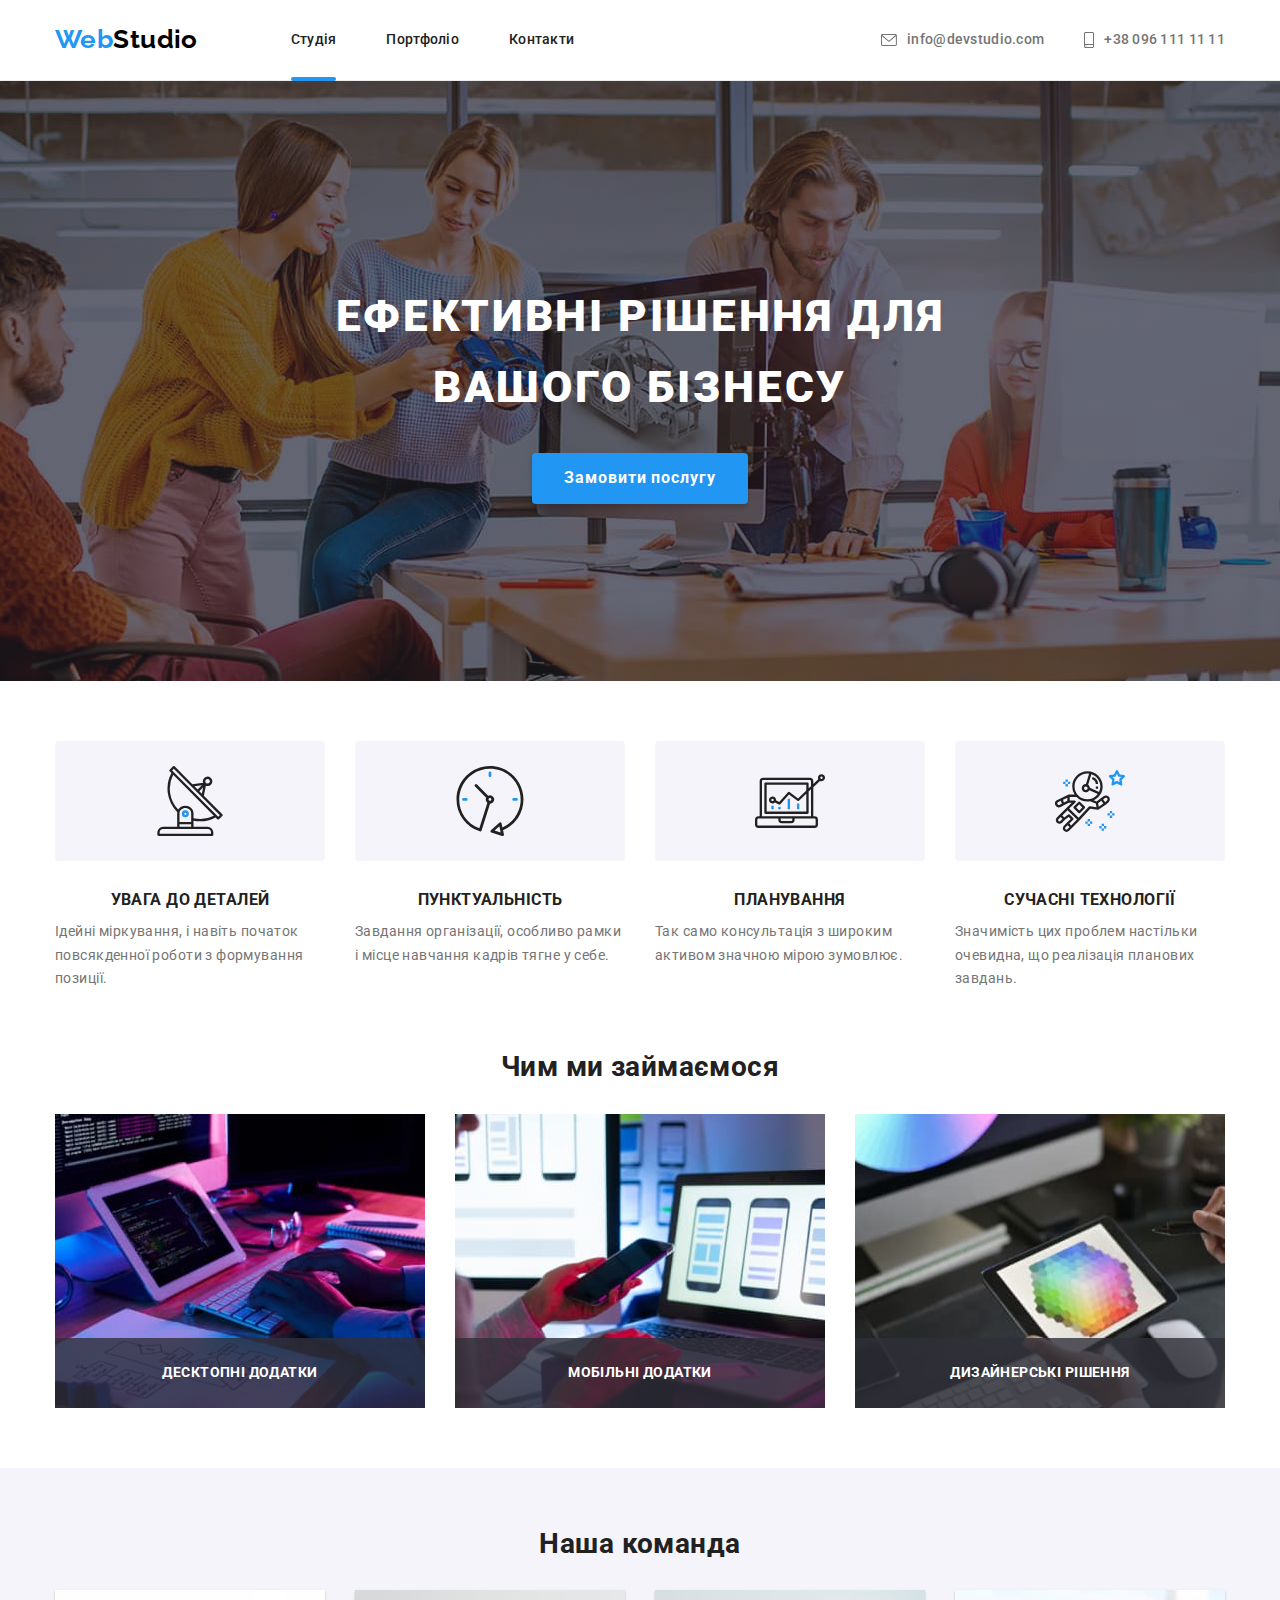
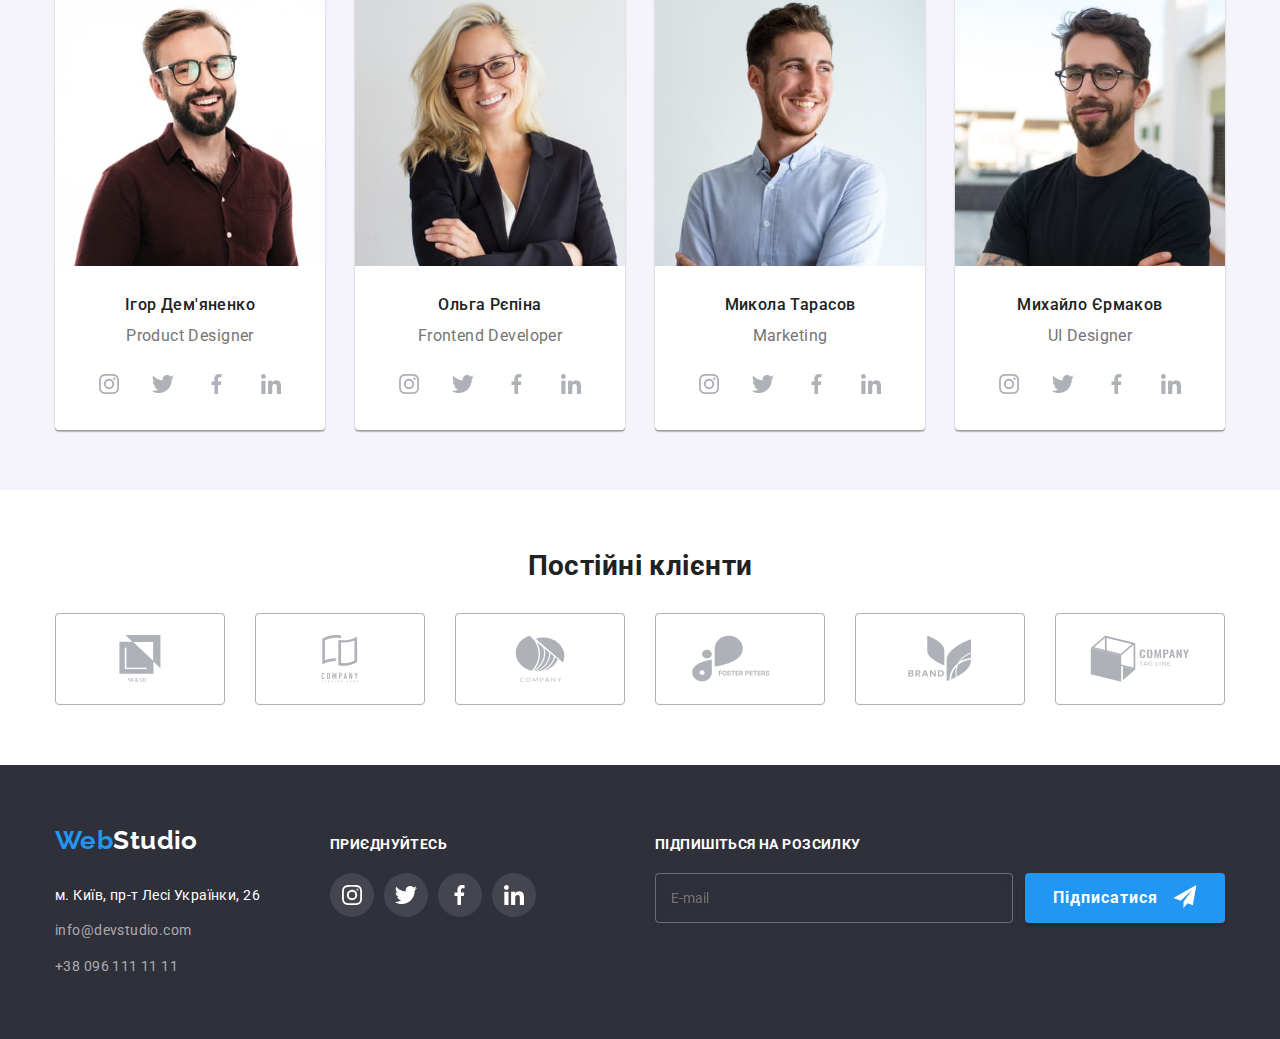
<file: index.html>
<!DOCTYPE html>
<html lang="uk">
  <head>
    <meta charset="UTF-8" />
    <meta http-equiv="X-UA-Compatible" content="IE=edge" />
    <meta name="viewport" content="width=device-width, initial-scale=1.0" />

    <link rel="preconnect" href="https://fonts.googleapis.com" />
    <link rel="preconnect" href="https://fonts.gstatic.com" crossorigin />
    <link
      href="https://fonts.googleapis.com/css2?family=Raleway:wght@700&family=Roboto:wght@400;500;700;900&display=swap"
      rel="stylesheet"
    />
    <link
      rel="stylesheet"
      href="https://cdnjs.cloudflare.com/ajax/libs/modern-normalize/1.1.0/modern-normalize.min.css"
    />
    <link rel="stylesheet" href="./css/main.min.css" />
    <title>Студія</title>
  </head>
  <body>
    <!-- header  -->

    <header class="page-header">
      <div class="container container--main-navigation">
        <div class="page-header__mobile">
          <a class="logo" href="./index.html"
            ><span class="logo__web">Web</span>Studio</a
          >
        </div>
        <button
          class="menu-button"
          type="button"
          aria-expanded="false"
          data-menu-button
        >
          <svg
            class="switch"
            width="40"
            height="40"
            aria-label="Перемикач основного меню"
          >
            <use
              class="icon-menu"
              href="./images/icons.svg#icon-menu_40px"
            ></use>
            <use
              class="icon-close"
              href="./images/icons.svg#icon-close_40px"
            ></use>
          </svg>
        </button>

        <div class="nav-hide">
          <nav class="page-header__navigation">
            <ul class="site-nav">
              <li class="site-nav__item">
                <a class="site-nav__link site-nav--current" href="./index.html"
                  >Студія</a
                >
              </li>
              <li class="site-nav__item">
                <a class="site-nav__link" href="./portfolio.html">Портфоліо</a>
              </li>
              <li class="site-nav__item">
                <a class="site-nav__link" href="#">Контакти</a>
              </li>
            </ul>
          </nav>
        </div>
        <ul class="header-contacts">
          <li class="header-contacts__item">
            <a
              class="header-contacts__mail-link"
              href="mailto:info@devstudio.com"
            >
              <svg
                wight="16px"
                height="12px"
                class="header-contacts__icon header-contacts__icon--envelope"
              >
                <use href="./images/icons.svg#icon-envelope"></use>
              </svg>

              info@devstudio.com
            </a>
          </li>
          <li class="header-contacts__item">
            <a class="header-contacts__phone-link" href="tel:+380961111111">
              <svg
                wight="10px"
                height="16px"
                class="header-contacts__icon header-contacts__icon--smartphone"
              >
                <use href="./images/icons.svg#icon-smartphone"></use>
              </svg>
              +38 096 111 11 11</a
            >
          </li>
        </ul>
      </div>
      <div class="mobile" data-menu>
        <ul class="menu-mobile">
          <li class="menu-mobile__item">
            <a class="menu-mobile__link" href="./index.html">Студія</a>
          </li>
          <li class="menu-mobile__item">
            <a class="menu-mobile__link" href="./portfolio.html">Портфоліо</a>
          </li>
          <li class="menu-mobile__item">
            <a class="menu-mobile__link" href="./index.html">Контакти</a>
          </li>
        </ul>

        <div class="mobile-contacts-box">
          <ul class="mobile-contacts">
            <li class="mobile-contacts__item">
              <a class="mobile-contacts__link" href="tel:+380961111111"
                >+38 096 111 11 11</a
              >
            </li>
            <li class="mobile-contacts__item">
              <a
                class="mobile-contacts__link mobile-contacts__link--email"
                href="mailto:info@devstudio.com"
                >info@devstudio.com</a
              >
            </li>
          </ul>
          <ul class="mobile-socials">
            <li class="mobile-socials__item">
              <a class="mobile-socials__link" href="">Instagram</a>
            </li>
            <li class="mobile-socials__item">
              <a class="mobile-socials__link" href="">Twitter</a>
            </li>
            <li class="mobile-socials__item">
              <a class="mobile-socials__link" href="">Facebook</a>
            </li>
            <li class="mobile-socials__item">
              <a class="mobile-socials__link" href="">LinkedIn</a>
            </li>
          </ul>
        </div>
      </div>
    </header>
    <!-- main -->
    <main>
      <section class="hero section">
        <div class="container">
          <h1 class="hero__title">Ефективні рішення для вашого бізнесу</h1>
          <button class="main__button" type="button" data-modal-open>
            Замовити послугу
          </button>
        </div>
      </section>

      <!-- секція "Переваги" -->
      <section class="features section">
        <div class="container">
          <h2 class="features__title hide">Наші переваги</h2>
          <ul class="features__list">
            <li class="features__item">
              <div class="features__icon-box">
                <svg class="features__icon">
                  <use
                    href="./images/icons.svg#icon-antenna-1"
                    wight="70px"
                    height="70px"
                  ></use>
                </svg>
              </div>

              <h3 class="features__title">Увага до деталей</h3>
              <p class="features__text">
                Ідейні міркування, і навіть початок повсякденної роботи з
                формування позиції.
              </p>
            </li>
            <li class="features__item">
              <div class="features__icon-box">
                <svg class="features__icon">
                  <use
                    href="./images/icons.svg#icon-clock-1"
                    wight="70px"
                    height="70px"
                  ></use>
                </svg>
              </div>

              <h3 class="features__title">Пунктуальність</h3>
              <p class="features__text">
                Завдання організації, особливо рамки і місце навчання кадрів
                тягне у себе.
              </p>
            </li>

            <li class="features__item">
              <div class="features__icon-box">
                <svg class="features__icon">
                  <use
                    href="./images/icons.svg#icon-diagram-1"
                    wight="70px"
                    height="70px"
                  ></use>
                </svg>
              </div>

              <h3 class="features__title">Планування</h3>
              <p class="features__text">
                Так само консультація з широким активом значною мірою зумовлює.
              </p>
            </li>
            <li class="features__item">
              <div class="features__icon-box">
                <svg class="features__icon">
                  <use
                    href="./images/icons.svg#icon-astronaut-1"
                    wight="70px"
                    height="70px"
                  ></use>
                </svg>
              </div>

              <h3 class="features__title">Сучасні технології</h3>
              <p class="features__text">
                Значимість цих проблем настільки очевидна, що реалізація
                планових завдань.
              </p>
            </li>
          </ul>
        </div>
      </section>
      <!-- секція "Що ми робимо" -->
      <section class="speciality section no-padding">
        <div class="container">
          <h2 class="section__title">Чим ми займаємося</h2>

          <ul class="speciality__list">
            <li class="speciality__item">
              <img
                srcset="
                  ./images/speciality/spaciality1-@1x.jpg 1x,
                  ./images/speciality/spaciality1-@2x.jpg 2x
                "
                src="./images/speciality/spaciality1-@1x.jpg"
                alt="друк коду на планшеті"
                width="370"
                height="294"
              />
              <div class="speciality__title-box">
                <p class="speciality__title">Десктопні Додатки</p>
              </div>
            </li>
            <li class="speciality__item">
              <img
                srcset="
                  ./images/speciality/spaciality2-@1x.jpg 1x,
                  ./images/speciality/spaciality2-@2x.jpg 2x
                "
                src="./images/speciality/spaciality2-@1x.jpg"
                alt="смартфон та ноутбук"
                width="370"
                height="294"
              />
              <div class="speciality__title-box">
                <p class="speciality__title">Мобільні додатки</p>
              </div>
            </li>
            <li class="speciality__item">
              <img
                srcset="
                  ./images/speciality/spaciality3-@1x.jpg 1x,
                  ./images/speciality/spaciality3-@2x.jpg 2x
                "
                src="./images/speciality/spaciality3-@1x.jpg"
                alt="палітра кольорів в планшеті"
                width="370"
                height="294"
              />
              <div class="speciality__title-box">
                <p class="speciality__title">Дизайнерські рішення</p>
              </div>
            </li>
          </ul>
        </div>
      </section>
      <!-- секція "Наша команда" -->
      <section class="team section">
        <div class="container">
          <h2 class="section__title">Наша команда</h2>
          <ul class="team__list">
            <li class="team__item">
              <img
                class="team__photo"
                srcset="
                  ./images/team/mobile-team-igor@1x.jpg 1x,
                  ./images/team/mobile-team-igor@2x.jpg 2x
                "
                src="./images/team/mobile-team-igor@1x.jpg"
                alt="Ігор Дем'яненко"
                height="auto"
              />

              <h3 class="team__name">Ігор Дем'яненко</h3>
              <p class="team__position">Product Designer</p>

              <ul class="socials">
                <li class="social__item">
                  <a class="social__join-link" href="#">
                    <svg class="social__join-svg" wight="20px" height="20px">
                      <use href="./images/icons.svg#icon-instagram-2"></use>
                    </svg>
                  </a>
                </li>
                <li class="social__item">
                  <a class="social__join-link" href="#">
                    <svg class="social__join-svg" wight="20px" height="20px">
                      <use href="./images/icons.svg#icon-group"></use>
                    </svg>
                  </a>
                </li>
                <li class="social__item">
                  <a class="social__join-link" href="#">
                    <svg class="social__join-svg" wight="20px" height="20px">
                      <use href="./images/icons.svg#icon-vector"></use>
                    </svg>
                  </a>
                </li>
                <li class="social__item">
                  <a class="social__join-link" href="#">
                    <svg class="social__join-svg" wight="20px" height="20px">
                      <use href="./images/icons.svg#icon-linkedin-1"></use>
                    </svg>
                  </a>
                </li>
              </ul>
            </li>

            <li class="team__item">
              <img
                class="team__photo"
                srcset="
                  ./images/team/mobile-team-olga@1x.jpg 1x,
                  ./images/team/mobile-team-olga@2x.jpg 2x
                "
                src="./images/team/mobile-team-olga@1x.jpg"
                alt="Ольга Рєпіна"
                height="auto"
              />

              <h3 class="team__name">Ольга Рєпіна</h3>
              <p class="team__position">Frontend Developer</p>
              <ul class="socials">
                <li class="social__item">
                  <a class="social__join-link" href="#">
                    <svg class="social__join-svg" wight="20px" height="20px">
                      <use href="./images/icons.svg#icon-instagram-2"></use>
                    </svg>
                  </a>
                </li>
                <li class="social__item">
                  <a class="social__join-link" href="#">
                    <svg class="social__join-svg" wight="20px" height="20px">
                      <use href="./images/icons.svg#icon-group"></use>
                    </svg>
                  </a>
                </li>
                <li class="social__item">
                  <a class="social__join-link" href="#">
                    <svg class="social__join-svg" wight="20px" height="20px">
                      <use href="./images/icons.svg#icon-vector"></use>
                    </svg>
                  </a>
                </li>
                <li class="social__item">
                  <a class="social__join-link" href="#">
                    <svg class="social__join-svg" wight="20px" height="20px">
                      <use href="./images/icons.svg#icon-linkedin-1"></use>
                    </svg>
                  </a>
                </li>
              </ul>
            </li>
            <li class="team__item">
              <img
                class="team__photo"
                srcset="
                  ./images/team/mobile-team-mykola@1x.jpg 1x,
                  ./images/team/mobile-team-mykola@2x.jpg 2x
                "
                src="./images/team/mobile-team-mykola@1x.jpg"
                alt="Микола Тарасов"
                width="100%"
                height="auto"
              />

              <h3 class="team__name">Микола Тарасов</h3>
              <p class="team__position">Marketing</p>
              <ul class="socials">
                <li class="social__item">
                  <a class="social__join-link" href="#">
                    <svg class="social__join-svg" wight="20px" height="20px">
                      <use href="./images/icons.svg#icon-instagram-2"></use>
                    </svg>
                  </a>
                </li>
                <li class="social__item">
                  <a class="social__join-link" href="#">
                    <svg class="social__join-svg" wight="20px" height="20px">
                      <use href="./images/icons.svg#icon-group"></use>
                    </svg>
                  </a>
                </li>
                <li class="social__item">
                  <a class="social__join-link" href="#">
                    <svg class="social__join-svg" wight="20px" height="20px">
                      <use href="./images/icons.svg#icon-vector"></use>
                    </svg>
                  </a>
                </li>
                <li class="social__item">
                  <a class="social__join-link" href="#">
                    <svg class="social__join-svg" wight="20px" height="20px">
                      <use href="./images/icons.svg#icon-linkedin-1"></use>
                    </svg>
                  </a>
                </li>
              </ul>
            </li>
            <li class="team__item">
              <img
                class="team__photo"
                srcset="
                  ./images/team/mobile-team-mykhailo@1x.jpg 1x,
                  ./images/team/mobile-team-mykhailo@2x.jpg 2x
                "
                src="./images/team/mobile-team-mykhailo@1x.jpg"
                alt="Михайло Єрмаков"
                width="100%"
                height="auto"
              />
              <h3 class="team__name">Михайло Єрмаков</h3>
              <p class="team__position">UI Designer</p>
              <ul class="socials">
                <li class="social__item">
                  <a class="social__join-link" href="#">
                    <svg class="social__join-svg" wight="20px" height="20px">
                      <use href="./images/icons.svg#icon-instagram-2"></use>
                    </svg>
                  </a>
                </li>
                <li class="social__item">
                  <a class="social__join-link" href="#">
                    <svg class="social__join-svg" wight="20px" height="20px">
                      <use href="./images/icons.svg#icon-group"></use>
                    </svg>
                  </a>
                </li>
                <li class="social__item">
                  <a class="social__join-link" href="#">
                    <svg class="social__join-svg" wight="20px" height="20px">
                      <use href="./images/icons.svg#icon-vector"></use>
                    </svg>
                  </a>
                </li>
                <li class="social__item">
                  <a class="social__join-link" href="#">
                    <svg class="social__join-svg" wight="20px" height="20px">
                      <use href="./images/icons.svg#icon-linkedin-1"></use>
                    </svg>
                  </a>
                </li>
              </ul>
            </li>
          </ul>
        </div>
      </section>
      <!-- секція "Клієнти" -->
      <section class="customers section">
        <div class="container">
          <h2 class="section__title">Постійні клієнти</h2>
          <ul class="costomers__list">
            <li class="costomers__item">
              <a class="costomers__link" href="#">
                <svg wight="41px" height="47px">
                  <use href="./images/icons.svg#icon-group-6"></use>
                </svg>
              </a>
            </li>
            <li class="costomers__item">
              <a class="costomers__link" href="#">
                <svg wight="41px" height="47px">
                  <use href="./images/icons.svg#icon-group-1"></use>
                </svg>
              </a>
            </li>
            <li class="costomers__item">
              <a class="costomers__link" href="#">
                <svg wight="41px" height="47px">
                  <use href="./images/icons.svg#icon-group-2"></use>
                </svg>
              </a>
            </li>
            <li class="costomers__item">
              <a class="costomers__link" href="#">
                <svg wight="41px" height="47px">
                  <use href="./images/icons.svg#icon-group-3"></use>
                </svg>
              </a>
            </li>
            <li class="costomers__item">
              <a class="costomers__link" href="#">
                <svg wight="41px" height="47px">
                  <use href="./images/icons.svg#icon-group-4"></use>
                </svg>
              </a>
            </li>
            <li class="costomers__item">
              <a class="costomers__link" href="#">
                <svg wight="41px" height="47px">
                  <use href="./images/icons.svg#icon-group-5"></use>
                </svg>
              </a>
            </li>
          </ul>
        </div>
      </section>
    </main>
    <!-- footer -->
    <footer class="footer">
      <div class="footer__box container">
        <div class="footer__contacts-adding">
          <div class="footer-contacts">
            <a class="logo footer__logo" href="./index.html"
              ><span class="logo__web">Web</span
              ><span class="logo--studio">Studio</span></a
            >
            <address class="address">
              <ul class="address__list">
                <li class="address__item">
                  <a
                    class="address__link"
                    href="https://www.google.com.ua/maps/place/бул.+Леси+Украинки,+26,+Киев,+02000/@50.4265807,30.5361971,17z/data=!3m1!4b1!4m5!3m4!1s0x40d4cf0e033ecbe9:0x57a4dffefec77da0!8m2!3d50.4265807!4d30.5383858?hl=ru"
                    target="_blank"
                    >м. Київ, пр-т Лесі Українки, 26</a
                  >
                </li>
                <li class="address__item">
                  <a class="footer__mail-link" href="mailto:info@devstudio.com"
                    >info@devstudio.com</a
                  >
                </li>
                <li class="address__item">
                  <a class="footer__phone-link" href="tel:+380961111111"
                    >+38 096 111 11 11</a
                  >
                </li>
              </ul>
            </address>
          </div>
          <div class="adding">
            <p class="adding__title">Приєднуйтесь</p>
            <ul class="socials">
              <li class="social__item">
                <a class="social__join-link social__join-link--footer" href="#">
                  <svg wight="20px" height="20px">
                    <use href="./images/icons.svg#icon-instagram-2"></use>
                  </svg>
                </a>
              </li>
              <li class="social__item">
                <a class="social__join-link social__join-link--footer" href="#">
                  <svg wight="20px" height="20px">
                    <use href="./images/icons.svg#icon-group"></use>
                  </svg>
                </a>
              </li>
              <li class="social__item">
                <a class="social__join-link social__join-link--footer" href="#">
                  <svg wight="20px" height="20px">
                    <use href="./images/icons.svg#icon-vector"></use>
                  </svg>
                </a>
              </li>
              <li class="social__item">
                <a class="social__join-link social__join-link--footer" href="#">
                  <svg wight="20px" height="20px">
                    <use href="./images/icons.svg#icon-linkedin-1"></use>
                  </svg>
                </a>
              </li>
            </ul>
          </div>
        </div>

        <div class="mailing">
          <form class="mailing__form">
            <label class="mailing__form-field">
              <span class="mailing__label">Підпишіться на розсилку</span>
              <input
                class="mailing__input"
                type="email"
                name="username"
                placeholder="E-mail"
            /></label>

            <button class="mailing-button" type="submit">
              Підписатися
              <svg class="mailing-button__icon">
                <use
                  width="24px"
                  height="24px"
                  href="./images/icons.svg#icon-icon-send"
                ></use>
              </svg>
            </button>
          </form>
        </div>
      </div>
    </footer>
    <div class="backdrop is-hidden" data-modal>
      <div class="backdrop__modal">
        <form class="callback">
          <h2 class="callback__title">
            Залиште свої дані, ми вам передзвонимо
          </h2>

          <label class="callback__form-field">
            <span class="callback__label">Ім'я</span>
            <div class="callback__input-place">
              <input
                class="callback__input"
                type="text"
                name="name"
                placeholder=" "
                required
                pattern="^[a-zA-Z]+\s[a-zA-Z]+$"
                pattern="^[a-zA-Z]+\s[a-zA-Z]+$"
                title="Username must be two words separated by space."
              />
              <svg width="15" height="15" class="callback__icons">
                <use href="./images/icons.svg#icon-person-black"></use>
              </svg>
            </div>
          </label>

          <label class="callback__form-field">
            <span class="callback__label">Телефон</span>
            <div class="callback__input-place">
              <input class="callback__input" type="tel" name="phone" required />
              <svg width="15" height="15" class="callback__icons">
                <use href="./images/icons.svg#icon-phone-black"></use>
              </svg>
            </div>
          </label>

          <label class="callback__form-field">
            <span class="callback__label">Пошта</span>
            <div class="callback__input-place">
              <input
                class="callback__input"
                type="email"
                name="email"
                required
              />
              <svg width="15" height="15" class="callback__icons">
                <use href="./images/icons.svg#icon-email-black"></use>
              </svg>
            </div>
          </label>

          <label class="callback__form-field">
            <span class="callback__label">Коментар</span>
            <textarea
              class="callback__textarea"
              name="comment"
              rows="8"
              placeholder="Введіть текст"
            ></textarea>
          </label>

          <label class="accept">
            <div class="accept__field">
              <input class="accept__checkbox" type="checkbox" name="accept" />
              <span class="accept__icon"></span>
              <p class="accept__title">
                Погоджуюся з розсилкою та приймаю
                <a class="accept__contract-link" href="#">Умови договору</a>
              </p>
            </div>
          </label>

          <button
            class="main__button main__button--modal-position"
            type="submit"
          >
            Відправити
          </button>
        </form>
        <button class="close-button" data-modal-close>
          <svg width="11px" height="11px">
            <use
              class="close-button__icon"
              href="./images/icons.svg#icon-close-icon"
            ></use>
          </svg>
        </button>
      </div>
    </div>
    <script src="./js/modal.js"></script>
    <script src="./js/menu-btn.js"></script>
  </body>
</html>
</file>
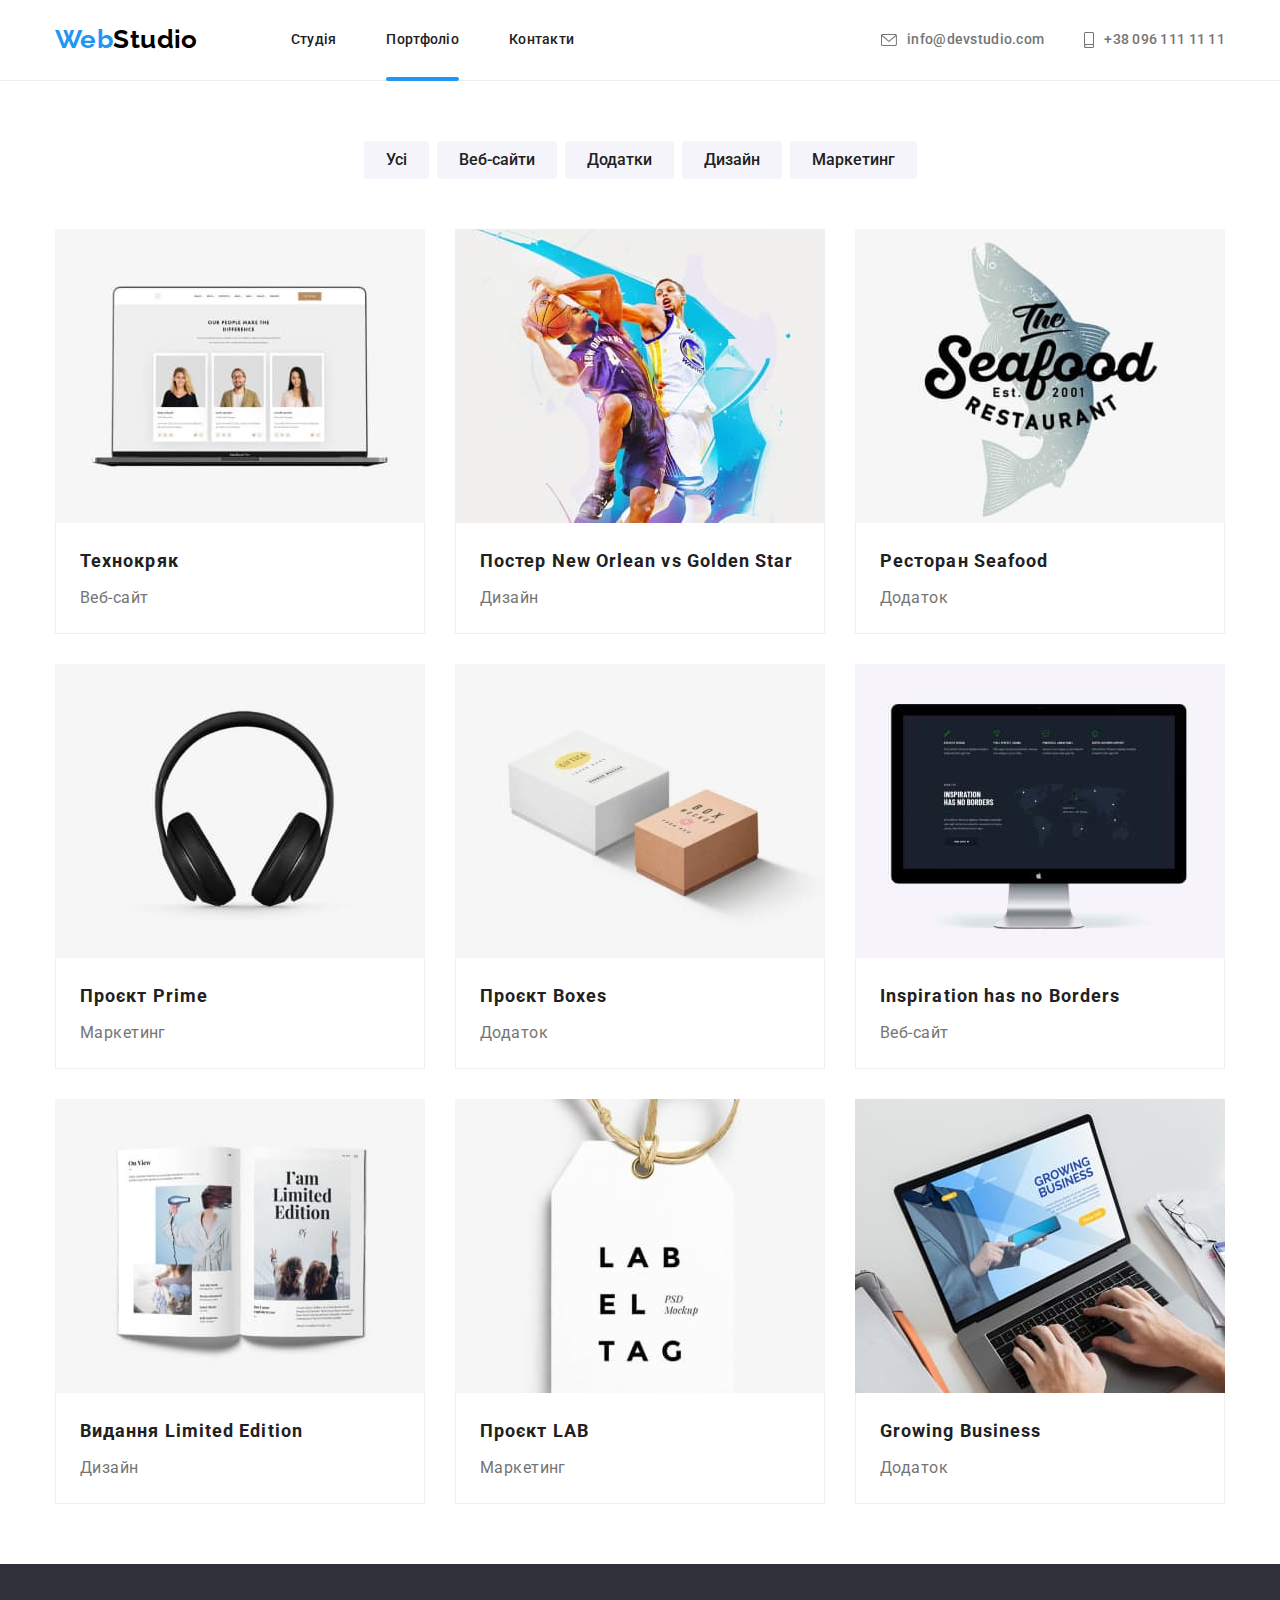
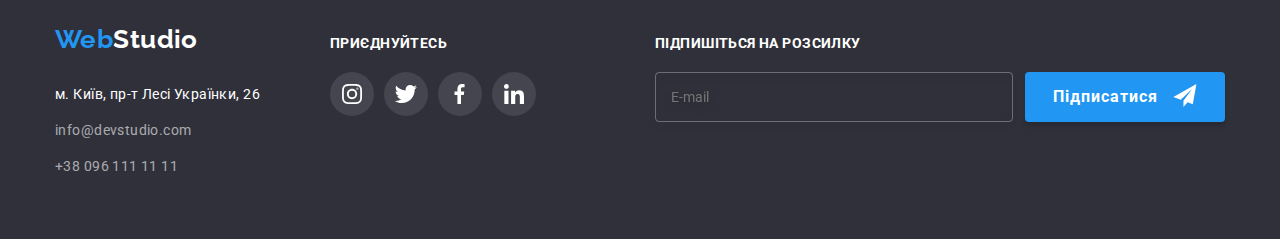
<file: portfolio.html>
<!DOCTYPE html>
<html lang="uk">
  <head>
    <meta charset="UTF-8" />
    <meta http-equiv="X-UA-Compatible" content="IE=edge" />
    <meta name="viewport" content="width=device-width, initial-scale=1.0" />

    <link rel="preconnect" href="https://fonts.googleapis.com" />
    <link rel="preconnect" href="https://fonts.gstatic.com" crossorigin />
    <link
      href="https://fonts.googleapis.com/css2?family=Raleway:wght@700&family=Roboto:wght@400;500;700;900&display=swap"
      rel="stylesheet"
    />
    <link
      rel="stylesheet"
      href="https://cdnjs.cloudflare.com/ajax/libs/modern-normalize/1.1.0/modern-normalize.min.css"
    />
    <link rel="stylesheet" href="./css/main.min.css" />

    <title>Portfolio</title>
  </head>
  <body>
    <!-- header  -->
    <header class="page-header">
      <div class="container container--main-navigation">
        <div class="page-header__mobile">
          <a class="logo" href="./index.html"
            ><span class="logo__web">Web</span>Studio</a
          >
        </div>
        <button
          class="menu-button"
          type="button"
          aria-expanded="false"
          data-menu-button
        >
          <svg
            class="switch"
            width="40"
            height="40"
            aria-label="Перемикач основного меню"
          >
            <use
              class="icon-menu"
              href="./images/icons.svg#icon-menu_40px"
            ></use>
            <use
              class="icon-close"
              href="./images/icons.svg#icon-close_40px"
            ></use>
          </svg>
        </button>

        <div class="nav-hide">
          <nav class="page-header__navigation">
            <ul class="site-nav">
              <li class="site-nav__item">
                <a class="site-nav__link" href="./index.html">Студія</a>
              </li>
              <li class="site-nav__item">
                <a
                  class="site-nav__link site-nav--current"
                  href="./portfolio.html"
                  >Портфоліо</a
                >
              </li>
              <li class="site-nav__item">
                <a class="site-nav__link" href="#">Контакти</a>
              </li>
            </ul>
          </nav>
        </div>
        <ul class="header-contacts">
          <li class="header-contacts__item">
            <a
              class="header-contacts__mail-link"
              href="mailto:info@devstudio.com"
            >
              <svg
                wight="16px"
                height="12px"
                class="header-contacts__icon header-contacts__icon--envelope"
              >
                <use href="./images/icons.svg#icon-envelope"></use>
              </svg>

              info@devstudio.com
            </a>
          </li>
          <li class="header-contacts__item">
            <a class="header-contacts__phone-link" href="tel:+380961111111">
              <svg
                wight="10px"
                height="16px"
                class="header-contacts__icon header-contacts__icon--smartphone"
              >
                <use href="./images/icons.svg#icon-smartphone"></use>
              </svg>
              +38 096 111 11 11</a
            >
          </li>
        </ul>
      </div>
      <div class="mobile" data-menu>
        <ul class="menu-mobile">
           <button
          class="menu-button"
          type="button"
          aria-expanded="false"
          data-menu-button
        >
          <svg
            class="switch"
            width="40"
            height="40"
            aria-label="Перемикач основного меню"
          >
            
            <use 
              class="icon-close"
              href="./images/icons.svg#icon-close_40px"
            ></use>
          </svg>
        </button>
          <li class="menu-mobile__item">
            <a class="menu-mobile__link" href="./index.html">Студія</a>
          </li>
          <li class="menu-mobile__item">
            <a class="menu-mobile__link" href="./portfolio.html">Портфоліо</a>
          </li>
          <li class="menu-mobile__item">
            <a class="menu-mobile__link" href="./index.html">Контакти</a>
          </li>
        </ul>
        <ul class="mobile-contacts">
          <li class="mobile-contacts__item">
            <a class="mobile-contacts__link" href="tel:+380961111111"
              >+38 096 111 11 11</a
            >
          </li>
          <li class="mobile-contacts__item">
            <a
              class="mobile-contacts__link mobile-contacts__link--email"
              href="mailto:info@devstudio.com"
              >info@devstudio.com</a
            >
          </li>
        </ul>
        <ul class="mobile-socials">
          <li class="mobile-socials__item">
            <a class="mobile-socials__link" href="">Instagram</a>
          </li>
          <li class="mobile-socials__item">
            <a class="mobile-socials__link" href="">Twitter</a>
          </li>
          <li class="mobile-socials__item">
            <a class="mobile-socials__link" href="">Facebook</a>
          </li>
          <li class="mobile-socials__item">
            <a class="mobile-socials__link" href="">LinkedIn</a>
          </li>
        </ul>
      </div>
    </header>
    <!-- main -->
    <main>
      <section class="projects section">
        <div class="container">
          <h1 class="section__title hide">Наші проекти</h1>
          <ul class="projects-list">
            <li class="projects__item">
              <button class="projects-list__button" type="button">Усі</button>
            </li>
            <li class="projects__item">
              <button class="projects-list__button" type="button">
                Веб-сайти
              </button>
            </li>
            <li class="projects__item">
              <button class="projects-list__button" type="button">
                Додатки
              </button>
            </li>
            <li class="projects__item">
              <button class="projects-list__button" type="button">
                Дизайн
              </button>
            </li>
            <li class="projects__item">
              <button class="projects-list__button" type="button">
                Маркетинг
              </button>
            </li>
          </ul>

          <ul class="projects-cards">
            <li class="projects-cards__item">
              <a class="projects-cards__link" href="">
                <div class="projects-cards__thumb">
                  <img
                    class="projects-cards__item"
                    srcset="
                      ./images/projects-cards/card-1-@1x.jpg 1x,
                      ./images/projects-cards/card-1-@2x.jpg 2x
                    "
                    src="./images/projects-cards/card-1-@1x.jpg"
                    alt="ноутбук з фотокартками"
                  />
                  <div class="projects-cards__actions">
                    <p>
                      Ресурс пропонує комплексні пропозиції з різним рівнем
                      функціоналу та сервісів. Все це дозволить відвідувачу
                      отримати вичерпні відомості про компанію чи приватну
                      особу.
                    </p>
                  </div>
                </div>
                <div class="projects-cards__discriptions">
                  <h2 class="projects-cards__title">Технокряк</h2>
                  <p class="projects-cards__subtitle">Веб-сайт</p>
                </div>
              </a>
            </li>
            <li class="projects-cards__item">
              <a class="projects-cards__link" href="">
                <div class="projects-cards__thumb">
                  <img
                    srcset="
                      ./images/projects-cards/card-2-@1x.jpg 1x,
                      ./images/projects-cards/card-2-@2x.jpg 2x
                    "
                    class="projects-cards__item"
                    src="./images/projects-cards/card-2-@1x.jpg"
                    alt="чоловіки грають в баскетбол"
                  />
                  <div class="projects-cards__actions">
                    <p>
                      Ресурс пропонує комплексні пропозиції з різним рівнем
                      функціоналу та сервісів. Все це дозволить відвідувачу
                      отримати вичерпні відомості про компанію чи приватну
                      особу.
                    </p>
                  </div>
                </div>
                <div class="projects-cards__discriptions">
                  <h2 class="projects-cards__title">
                    Постер New Orlean vs Golden Star
                  </h2>
                  <p class="projects-cards__subtitle">Дизайн</p>
                </div>
              </a>
            </li>
            <li class="projects-cards__item">
              <a class="projects-cards__link" href="">
                <div class="projects-cards__thumb">
                  <img
                    srcset="
                      ./images/projects-cards/card-3-@1x.jpg 1x,
                      ./images/projects-cards/card-3-@2x.jpg 2x
                    "
                    class="projects-cards__item"
                    src="./images/projects-cards/card-3-@1x.jpg"
                    alt="лого ресторану"
                  />
                  <div class="projects-cards__actions">
                    <p>
                      Ресурс пропонує комплексні пропозиції з різним рівнем
                      функціоналу та сервісів. Все це дозволить відвідувачу
                      отримати вичерпні відомості про компанію чи приватну
                      особу.
                    </p>
                  </div>
                </div>
                <div class="projects-cards__discriptions">
                  <h2 class="projects-cards__title">Ресторан Seafood</h2>
                  <p class="projects-cards__subtitle">Додаток</p>
                </div>
              </a>
            </li>
            <li class="projects-cards__item">
              <a class="projects-cards__link" href="">
                <div class="projects-cards__thumb">
                  <img
                    srcset="
                      ./images/projects-cards/card-4-@1x.jpg 1x,
                      ./images/projects-cards/card-4-@2x.jpg 2x
                    "
                    class="projects-cards__item"
                    src="./images/projects-cards/card-4-@1x.jpg"
                    alt="навушники"
                  />
                  <div class="projects-cards__actions">
                    <p>
                      Ресурс пропонує комплексні пропозиції з різним рівнем
                      функціоналу та сервісів. Все це дозволить відвідувачу
                      отримати вичерпні відомості про компанію чи приватну
                      особу.
                    </p>
                  </div>
                </div>
                <div class="projects-cards__discriptions">
                  <h2 class="projects-cards__title">Проєкт Prime</h2>
                  <p class="projects-cards__subtitle">Маркетинг</p>
                </div>
              </a>
            </li>
            <li class="projects-cards__item">
              <a class="projects-cards__link" href="">
                <div class="projects-cards__thumb">
                  <img
                    srcset="
                      ./images/projects-cards/card-5-@1x.jpg 1x,
                      ./images/projects-cards/card-5-@2x.jpg 2x
                    "
                    class="projects-cards__item"
                    src="./images/projects-cards/card-5-@1x.jpg"
                    width="370"
                    alt="дві коробки"
                  />
                  <div class="projects-cards__actions">
                    <p>
                      Ресурс пропонує комплексні пропозиції з різним рівнем
                      функціоналу та сервісів. Все це дозволить відвідувачу
                      отримати вичерпні відомості про компанію чи приватну
                      особу.
                    </p>
                  </div>
                </div>
                <div class="projects-cards__discriptions">
                  <h2 class="projects-cards__title">Проєкт Boxes</h2>
                  <p class="projects-cards__subtitle">Додаток</p>
                </div>
              </a>
            </li>
            <li class="projects-cards__item">
              <a class="projects-cards__link" href="">
                <div class="projects-cards__thumb">
                  <img
                    srcset="
                      ./images/projects-cards/card-6-@1x.jpg 1x,
                      ./images/projects-cards/card-6-@2x.jpg 2x
                    "
                    class="projects-cards__item"
                    src="./images/projects-cards/card-6-@1x.jpg"
                    width="370"
                    alt="монітор"
                  />
                  <div class="projects-cards__actions">
                    <p>
                      Ресурс пропонує комплексні пропозиції з різним рівнем
                      функціоналу та сервісів. Все це дозволить відвідувачу
                      отримати вичерпні відомості про компанію чи приватну
                      особу.
                    </p>
                  </div>
                </div>
                <div class="projects-cards__discriptions">
                  <h2 class="projects-cards__title">
                    Inspiration has no Borders
                  </h2>
                  <p class="projects-cards__subtitle">Веб-сайт</p>
                </div>
              </a>
            </li>
            <li class="projects-cards__item">
              <a class="projects-cards__link" href="">
                <div class="projects-cards__thumb">
                  <img
                    srcset="
                      ./images/projects-cards/card-7-@1x.jpg 1x,
                      ./images/projects-cards/card-7-@2x.jpg 2x
                    "
                    class="projects-cards__item"
                    src="./images/projects-cards/card-7-@1x.jpg"
                    width="370"
                    alt="відкрита книга"
                  />
                  <div class="projects-cards__actions">
                    <p>
                      Ресурс пропонує комплексні пропозиції з різним рівнем
                      функціоналу та сервісів. Все це дозволить відвідувачу
                      отримати вичерпні відомості про компанію чи приватну
                      особу.
                    </p>
                  </div>
                </div>
                <div class="projects-cards__discriptions">
                  <h2 class="projects-cards__title">Видання Limited Edition</h2>
                  <p class="projects-cards__subtitle">Дизайн</p>
                </div>
              </a>
            </li>
            <li class="projects-cards__item">
              <a class="projects-cards__link" href="">
                <div class="projects-cards__thumb">
                  <img
                    srcset="
                      ./images/projects-cards/card-8-@1x.jpg 1x,
                      ./images/projects-cards/card-8-@2x.jpg 2x
                    "
                    class="projects-cards__item"
                    src="./images/projects-cards/card-8-@1x.jpg 1x"
                    width="370"
                    alt="ярлик"
                  />
                  <div class="projects-cards__actions">
                    <p>
                      Ресурс пропонує комплексні пропозиції з різним рівнем
                      функціоналу та сервісів. Все це дозволить відвідувачу
                      отримати вичерпні відомості про компанію чи приватну
                      особу.
                    </p>
                  </div>
                </div>
                <div class="projects-cards__discriptions">
                  <h2 class="projects-cards__title">Проєкт LAB</h2>
                  <p class="projects-cards__subtitle">Маркетинг</p>
                </div>
              </a>
            </li>
            <li class="projects-cards__item">
              <a class="projects-cards__link" href="">
                <div class="projects-cards__thumb">
                  <img
                    srcset="
                      ./images/projects-cards/card-9-@1x.jpg 1x,
                      ./images/projects-cards/card-9-@2x.jpg 2x
                    "
                    class="projects-cards__item"
                    src="./images/projects-cards/card-9-@1x.jpg 1x"
                    width="370"
                    alt="робота за ноутбуком"
                  />
                  <div class="projects-cards__actions">
                    <p>
                      Ресурс пропонує комплексні пропозиції з різним рівнем
                      функціоналу та сервісів. Все це дозволить відвідувачу
                      отримати вичерпні відомості про компанію чи приватну
                      особу.
                    </p>
                  </div>
                </div>
                <div class="projects-cards__discriptions">
                  <h2 class="projects-cards__title">Growing Business</h2>
                  <p class="projects-cards__subtitle">Додаток</p>
                </div>
              </a>
            </li>
          </ul>
        </div>
      </section>
    </main>
    <!-- footer -->
    <footer class="footer">
      <div class="footer__box container">
        <div class="footer__contacts-adding">
          <div class="footer-contacts">
            <a class="logo footer__logo" href="./index.html"
              ><span class="logo__web">Web</span
              ><span class="logo--studio">Studio</span></a
            >
            <address class="address">
              <ul class="address__list">
                <li class="address__item">
                  <a
                    class="address__link"
                    href="https://www.google.com.ua/maps/place/бул.+Леси+Украинки,+26,+Киев,+02000/@50.4265807,30.5361971,17z/data=!3m1!4b1!4m5!3m4!1s0x40d4cf0e033ecbe9:0x57a4dffefec77da0!8m2!3d50.4265807!4d30.5383858?hl=ru"
                    target="_blank"
                    >м. Київ, пр-т Лесі Українки, 26</a
                  >
                </li>
                <li class="address__item">
                  <a class="footer__mail-link" href="mailto:info@devstudio.com"
                    >info@devstudio.com</a
                  >
                </li>
                <li class="address__item">
                  <a class="footer__phone-link" href="tel:+380961111111"
                    >+38 096 111 11 11</a
                  >
                </li>
              </ul>
            </address>
          </div>
          <div class="adding">
            <p class="adding__title">Приєднуйтесь</p>
            <ul class="socials">
              <li class="social__item">
                <a class="social__join-link social__join-link--footer" href="#">
                  <svg wight="20px" height="20px">
                    <use href="./images/icons.svg#icon-instagram-2"></use>
                  </svg>
                </a>
              </li>
              <li class="social__item">
                <a class="social__join-link social__join-link--footer" href="#">
                  <svg wight="20px" height="20px">
                    <use href="./images/icons.svg#icon-group"></use>
                  </svg>
                </a>
              </li>
              <li class="social__item">
                <a class="social__join-link social__join-link--footer" href="#">
                  <svg wight="20px" height="20px">
                    <use href="./images/icons.svg#icon-vector"></use>
                  </svg>
                </a>
              </li>
              <li class="social__item">
                <a class="social__join-link social__join-link--footer" href="#">
                  <svg wight="20px" height="20px">
                    <use href="./images/icons.svg#icon-linkedin-1"></use>
                  </svg>
                </a>
              </li>
            </ul>
          </div>
        </div>

        <div class="mailing">
          <form class="mailing__form">
            <label class="mailing__form-field">
              <span class="mailing__label">Підпишіться на розсилку</span>
              <input
                class="mailing__input"
                type="email"
                name="username"
                placeholder="E-mail"
            /></label>

            <button class="mailing-button" type="submit">
              Підписатися
              <svg class="mailing-button__icon">
                <use
                  width="24px"
                  height="24px"
                  href="./images/icons.svg#icon-icon-send"
                ></use>
              </svg>
            </button>
          </form>
        </div>
      </div>
    </footer>
    <script src="./js/menu-btn.js"></script>
  </body>
</html>
</file>
<file: css/main.min.css>
h1,h2,h3,h4,h5,ul,p,img{margin:0;padding:0}a{text-decoration:none;font-style:normal}li{list-style-type:none}img{display:block;max-width:100%;height:auto;margin:0;padding:0}body{font-family:"Roboto",sans-serif;font-size:14px;letter-spacing:.03em;line-height:1.71;color:var(--main-color);background-color:var(--main-white-color)}:root{--brend-color: #2196f3;--brend-color-active: #188ce8;--main-color: #757575;--second-color: #212121;--main-white-color: #fff;--second-white-color: #f5f4fa;--main-black-color: #000;--hero-background-color: #2f303a;--contacts-color: rgba(255, 255, 255, 0.6);--header-border-bottom: #ececec;--cards-border-color: #eeeeee;--items-color: #afb1b8;--backdrop-color: rgba(0, 0, 0, 0.2);--border-radius: 4px;--icons-border-radius: 50%;--cards-radius: 0px 0px 4px 4px;--box-shadow: 0px 3px 1px rgba(0, 0, 0, 0.1), 0px 1px 2px rgba(0, 0, 0, 0.08), 0px 2px 2px rgba(0, 0, 0, 0.12);--cards-shadow: 0px 1px 3px rgba(0, 0, 0, 0.12), 0px 1px 1px rgba(0, 0, 0, 0.14), 0px 2px 1px rgba(0, 0, 0, 0.2);--modal-shadow: 0px 1px 3px rgba(0, 0, 0, 0.12), 0px 1px 1px rgba(0, 0, 0, 0.14), 0px 2px 1px rgba(0, 0, 0, 0.2);--cubic: cubic-bezier(0.4, 0, 0.2, 1)}.section{width:480px;padding-top:60px;padding-bottom:60px}@media screen and (min-width: 480px){.section{width:100%}}@media screen and (min-width: 768px){.section{width:100%}}@media screen and (min-width: 1200px){.section{width:100%}}.section.no-padding{padding-top:0px}.container{padding-right:15px;padding-left:15px;margin-left:auto;margin-right:auto}@media screen and (min-width: 480px){.container{width:480px}}@media screen and (min-width: 768px){.container{width:768px}}@media screen and (min-width: 1200px){.container{width:1200px}}.hide{position:absolute;width:1px;height:1px;margin:-1px;border:0;padding:0;white-space:nowrap;-webkit-clip-path:inset(100%);clip-path:inset(100%);clip:rect(0 0 0 0);overflow:hidden}.logo{display:inline-block;font-family:"Raleway",sans-serif;font-weight:700;font-size:26px;line-height:1.19;color:var(--main-black-color)}.logo__web{color:var(--brend-color)}.section__title{margin-bottom:30px;font-weight:700;font-size:28px;line-height:1.16;text-align:center;color:var(--second-color)}.main__button{padding:10px 32px;border:none;border-radius:var(--border-radius);box-shadow:0px 4px 4px rgba(0,0,0,.15);font-weight:700;font-size:16px;line-height:1.88;letter-spacing:.06em;color:var(--main-white-color);background-color:var(--brend-color);cursor:pointer;transition:background-color 250ms var(--cubic)}.main__button:hover,.main__button:focus{background-color:var(--brend-color-active)}.socials{display:flex;justify-content:center;align-items:center;margin-bottom:24px}.social__item:not(:last-child){margin-right:10px}.social__join-link{display:flex;justify-content:center;align-items:center;width:44px;height:44px;border-radius:var(--icons-border-radius);fill:var(--items-color);transition:fill 250ms var(--cubic),background-color 250ms var(--cubic)}.social__join-link:hover,.social__join-link:focus{fill:var(--main-white-color);background-color:var(--brend-color)}.mailing{margin-left:auto}.mailing__label{display:inline-block;margin-bottom:20px;font-weight:700;line-height:1.14;text-transform:uppercase;color:var(--main-white-color)}.mailing__form{display:block}@media screen and (max-width: 1199px){.mailing__form{text-align:center}}@media screen and (min-width: 1200px){.mailing__form{display:flex;align-items:flex-end}}@media screen and (min-width: 768px)and (max-width: 1199px){.mailing__form-field{display:flex;flex-direction:column;align-items:center}}@media screen and (min-width: 1200px){.mailing__form-field{display:flex;flex-direction:column}}.mailing__input{color:var(--second-white-color);width:450px;height:50px;padding:15px 15px 15px 15px;margin-bottom:20px;background:rgba(0,0,0,0);border:1px solid rgba(255,255,255,.3);filter:drop-shadow(0px 4px 4px rgba(0, 0, 0, 0.15));border-radius:4px;outline:none;transition:border-color 250ms var(--cubic)}.mailing__input:hover,.mailing__input:focus{border-color:var(--brend-color)}@media screen and (min-width: 1200px){.mailing__input{width:358px;margin-bottom:0}}.mailing-button{position:relative;display:inline-flex;padding:10px 10px 10px 28px;width:200px;height:50px;border:none;border-radius:var(--border-radius);box-shadow:0px 4px 4px rgba(0,0,0,.15);margin-left:12px;font-weight:700;font-size:16px;line-height:1.88;letter-spacing:.06em;color:var(--main-white-color);background-color:var(--brend-color);cursor:pointer;transition:background-color 250ms var(--cubic)}.mailing-button:hover,.mailing-button:focus{background-color:var(--brend-color-active)}.mailing-button__icon{position:absolute;top:12px;right:28px;width:24px;height:24px}.page-header{width:480px;position:relative;border-bottom:1px solid var(--header-border-bottom)}@media screen and (max-width: 479px){.page-header{width:480px}}@media screen and (min-width: 480px){.page-header{width:100%}}.container--main-navigation{display:flex;align-items:center;justify-content:space-between}.page-header__navigation{display:flex;align-items:center}.site-nav__item+.site-nav__item{margin-left:50px}@media screen and (min-width: 768px){.site-nav{display:flex;align-items:center;margin-left:88px}}@media screen and (min-width: 1200px){.site-nav{margin-left:93px}}.site-nav--current{color:var(--brend-color);position:relative}.site-nav--current::after{position:absolute;left:0;bottom:-1px;content:"";width:100%;height:4px;background-color:var(--brend-color);border-radius:2px;-webkit-animation-name:current-anima;animation-name:current-anima;-webkit-animation-duration:250ms;animation-duration:250ms;-webkit-animation-timing-function:var(--cubic);animation-timing-function:var(--cubic);-webkit-animation-iteration-count:1;animation-iteration-count:1}@-webkit-keyframes current-anima{0%{transform:scale(0)}100%{transform:scale(100%)}}@keyframes current-anima{0%{transform:scale(0)}100%{transform:scale(100%)}}.site-nav__link{display:block;padding-top:32px;padding-bottom:32px;font-weight:500;line-height:1.14;letter-spacing:.02em;color:var(--second-color);transition:color 250ms var(--cubic)}.site-nav__link:hover,.site-nav__link:focus{color:var(--brend-color)}.header-contacts{margin-left:auto}@media screen and (max-width: 767px){.header-contacts{display:none;align-items:center}}@media screen and (min-width: 768px){.header-contacts{display:block}}@media screen and (min-width: 768px)and (max-width: 1199px){.header-contacts__item:not(:last-child){margin-bottom:10px}}@media screen and (min-width: 1200px){.header-contacts{display:flex;align-items:center;justify-content:center}.header-contacts__item+.header-contacts__item{margin-left:40px}}.header-contacts__icon--envelope{width:16px;height:12px;fill:currentColor}.header-contacts__icon--smartphone{width:10px;height:16px;fill:currentColor}.header-contacts__icon{margin-right:10px}.header-contacts__mail-link,.header-contacts__phone-link{display:flex;align-items:center;font-weight:500;line-height:1.14;letter-spacing:.02em;color:var(--main-color);transition:color 250ms var(--cubic)}.header-contacts__mail-link:hover,.header-contacts__mail-link:focus,.header-contacts__mail-link:hover,.header-contacts__mail-link:focus,.header-contacts__phone-link:hover,.header-contacts__phone-link:focus,.header-contacts__phone-link:hover,.header-contacts__phone-link:focus{color:var(--brend-color)}.nav-hide{display:none}@media screen and (min-width: 768px){.nav-hide{display:flex;align-items:center}}.menu-button{display:inline-flex;padding:0;border:none;background-color:rgba(0,0,0,0);margin-left:auto;cursor:pointer;outline:none;transition:color 250ms var(--cubic)}.menu-button:hover .switch,.menu-button:focus .switch{fill:var(--brend-color)}@media screen and (min-width: 768px){.menu-button{display:none}}@media screen and (max-width: 768px){.page-header__mobile{display:flex;align-items:center;justify-content:space-between;padding-top:10px;padding-bottom:10px}}.switch{z-index:3}.menu-button .icon-close{display:none}.menu-button.is-open .icon-close{display:block}.menu-button.is-open .icon-menu{display:none}.mobile{z-index:1;display:none;position:fixed;top:0;left:0;padding:48px 84px 48px 40px;width:100%;height:100%;background-color:#fff;box-shadow:0px 4px 8px rgba(0,0,0,.04),0px 2px 4px rgba(0,0,0,.08),0px 1px 3px rgba(0,0,0,.16)}.mobile.is-open{display:flex;flex-direction:column;justify-content:space-between}.menu-mobile__item:not(:last-child){margin-bottom:32px}.menu-mobile__link{font-weight:500;font-size:40px;line-height:47px;letter-spacing:.02em;color:#212121;transition:color 250ms var(--cubic)}.menu-mobile__link:hover,.menu-mobile__link:focus{color:var(--brend-color)}.mobile-contacts__item:first-child{margin-bottom:32px}.mobile-contacts__item:last-child{margin-bottom:64px}.mobile-contacts__link{font-family:"Roboto";font-style:normal;font-weight:500;font-size:34px;line-height:1.17;letter-spacing:.02em;color:var(--brend-color)}.mobile-contacts__link--email{font-family:"Roboto";font-weight:500;font-size:24px;line-height:1.16;letter-spacing:.02em;color:var(--main-color)}.mobile-socials{display:flex}.mobile-socials__item{padding-left:10px;padding-right:10px;border-right:1px solid rgba(33,33,33,.2)}.mobile-socials__item:last-child{border:none;padding-right:0}.mobile-socials__item:first-child{padding-left:0}.mobile-socials__link{font-family:"Roboto";font-weight:500;font-size:18px;line-height:1.22;letter-spacing:.02em;color:var(--brend-color)}.hero .container{width:480px}@media screen and (min-width: 768px){.hero .container{width:768px}}.hero{max-width:480px;padding-top:118px;padding-bottom:118px;margin-left:auto;margin-right:auto;text-align:center;background-color:var(--hero-background-color);background-image:linear-gradient(to right, rgba(47, 48, 58, 0.4), rgba(47, 48, 58, 0.4)),url("../images/hero/mobile-header.jpg");background-size:cover;background-repeat:no-repeat;background-position:center}@media(min-device-pixel-ratio: 2),(-webkit-min-device-pixel-ratio: 2),(min-resolution: 192dpi),(min-resolution: 2dppx){.hero{background-image:linear-gradient(to right, rgba(47, 48, 58, 0.4), rgba(47, 48, 58, 0.4)),url("../images/hero/mobile-header@2x.jpg")}}@media screen and (min-width: 768px){.hero{max-width:768px;background-image:linear-gradient(to right, rgba(47, 48, 58, 0.4), rgba(47, 48, 58, 0.4)),url("../images/hero/tablet-header.jpg")}}@media screen and (min-width: 768px)and (min-device-pixel-ratio: 2),screen and (min-width: 768px)and (-webkit-min-device-pixel-ratio: 2),screen and (min-width: 768px)and (min-resolution: 192dpi),screen and (min-width: 768px)and (min-resolution: 2dppx){.hero{background-image:linear-gradient(to right, rgba(47, 48, 58, 0.4), rgba(47, 48, 58, 0.4)),url("../images/hero/tablet-header@2x.jpg")}}@media screen and (min-width: 1200px){.hero{max-width:1600px;height:600px;padding-top:200px;padding-bottom:200px;margin-left:auto;margin-right:auto;background-image:linear-gradient(to right, rgba(47, 48, 58, 0.4), rgba(47, 48, 58, 0.4)),url("../images/hero/desktop-header.jpg")}}@media screen and (min-width: 1200px)and (min-device-pixel-ratio: 2),screen and (min-width: 1200px)and (-webkit-min-device-pixel-ratio: 2),screen and (min-width: 1200px)and (min-resolution: 192dpi),screen and (min-width: 1200px)and (min-resolution: 2dppx){.hero{background-image:linear-gradient(to right, rgba(47, 48, 58, 0.4), rgba(47, 48, 58, 0.4)),url("../images/hero/desktop-header@2x.jpg")}}.hero__title{width:360px;margin-left:auto;margin-right:auto;margin-bottom:30px;font-weight:900;font-size:26px;line-height:1.62;letter-spacing:.06em;text-transform:uppercase;color:var(--main-white-color)}@media screen and (min-width: 1200px){.hero__title{width:696px;font-size:44px}}@media screen and (min-width: 768px)and (max-width: 1199px){.features__list{display:flex;flex-wrap:wrap;gap:30px}}@media screen and (min-width: 1200px){.features__list{display:flex;flex-wrap:wrap;gap:30px}}.features__icon-box{display:flex;justify-content:center;align-items:center;width:450px;height:120px;margin-bottom:30px;border-radius:var(--border-radius);background-color:var(--second-white-color)}@media screen and (min-width: 768px){.features__icon-box{width:354px}}@media screen and (min-width: 1200px){.features__icon-box{width:270px}}.features__item{width:450px}@media screen and (max-width: 767px){.features__item:not(:last-child){width:100%;margin-bottom:30px}}@media screen and (min-width: 768px){.features__item{width:354px;margin-bottom:0}}@media screen and (min-width: 1200px){.features__item{width:270px}}.features__title{text-align:center;margin-bottom:10px;font-weight:700;line-height:1.14;text-transform:uppercase;color:var(--second-color)}.features__text{line-height:1.71;color:var(--main-color)}.features__icon{display:flex;align-items:center;width:70px;height:70px;background-color:var(--second-white-color);border-radius:var(--border-radius)}.speciality{display:none}@media screen and (min-width: 1200px){.speciality{display:flex}}@media screen and (min-width: 1200px){.speciality__list{display:flex;flex-wrap:wrap;gap:30px}}.speciality__item{position:relative}.speciality__title-box{position:absolute;width:100%;height:70px;bottom:0;display:flex;align-items:center;justify-content:center;background-color:rgba(47,48,58,.8)}.speciality__title{text-transform:uppercase;font-weight:700;letter-spacing:.03em;line-height:1.14em;text-align:center;color:var(--main-white-color)}.team{background-color:var(--second-white-color)}.team .socials{margin-bottom:24px}@media screen and (min-width: 768px){.team__list{display:flex;flex-wrap:wrap;gap:30px}}.team__item{background-color:var(--main-white-color);box-shadow:var(--cards-shadow);border-radius:var(--cards-radius)}@media screen and (max-width: 767px){.team__item{width:450px;height:622px;margin-bottom:30px}}@media screen and (min-width: 768px){.team__item{width:354px}}@media screen and (min-width: 1200px){.team__item{width:270px}}.team__photo{margin-left:auto;margin-right:auto;margin-bottom:30px}.team__name{font-weight:500;font-size:16px;line-height:1.18;text-align:center;color:var(--second-color);margin-bottom:12px}.team__position{font-size:16px;line-height:1.18;margin-bottom:16px;text-align:center;color:var(--main-color)}.costomers__list{display:flex;flex-wrap:wrap;gap:30px}.costomers__item{width:210px;height:92px}@media screen and (min-width: 768px){.costomers__item{width:226px}}@media screen and (min-width: 1200px){.costomers__item{width:170px}}.costomers__link{display:flex;justify-content:center;align-items:center;width:100%;height:100%;border:1px solid #afb1b8;border-radius:4px;fill:#afb1b8;transition:border-color 250ms var(--cubic),fill 250ms var(--cubic)}.costomers__link:hover,.costomers__link:focus{border-color:var(--brend-color);fill:var(--brend-color)}.footer{width:480px;background-color:var(--hero-background-color)}.footer__box{padding-top:60px;padding-bottom:60px}@media screen and (min-width: 1200px){.footer__box{display:flex;align-items:baseline}}.footer__logo{margin-bottom:28px;color:var(--main-white-color)}.footer__mail-link,.footer__phone-link{line-height:1.71;color:var(--contacts-color);transition:color 250ms var(--cubic)}@media screen and (min-width: 480px){.footer{width:100%}}@media screen and (min-width: 768px)and (max-width: 1199px){.footer__contacts-adding{display:flex;justify-content:baseline;padding-left:61px;padding-right:74px;margin-bottom:60px}}@media screen and (min-width: 1200px){.footer__contacts-adding{display:flex;align-items:baseline;margin-bottom:0}}@media screen and (max-width: 1199px){.footer-contacts{text-align:center}}@media screen and (max-width: 767px){.footer-contacts{margin-bottom:60px}}.logo--studio{color:var(--main-white-color)}.address__link{line-height:1.71;color:var(--main-white-color)}.address__item:not(:last-child){margin-bottom:12px}.footer__mail-link:hover,.footer__mail-link:focus,.footer__mail-link:hover,.footer__mail-link:focus,.footer__phone-link:hover,.footer__phone-link:focus,.footer__phone-link:hover,.footer__phone-link:focus{color:var(--brend-color)}.social__join-link--footer{width:44px;height:44px;fill:var(--main-white-color);background-color:rgba(255,255,255,.1);transition:background-color 250ms var(--cubic)}.adding{text-align:center}.adding__title{margin-bottom:20px;text-transform:uppercase;font-weight:700;font-size:14px;line-height:1.14em;letter-spacing:.03em;color:var(--main-white-color)}@media screen and (max-width: 767px){.adding{margin-bottom:60px}}@media screen and (min-width: 768px)and (max-width: 1200px){.adding{margin-left:auto}}@media screen and (min-width: 1200px){.adding{text-align:left;margin-left:70px}}.backdrop{z-index:4;position:fixed;top:0;left:0;width:100%;height:100%;background-color:var(--backdrop-color);opacity:1;transition:opacity 250ms var(--cubic)}.backdrop.is-hidden{opacity:0;pointer-events:none}.backdrop__modal{position:absolute;top:50%;left:50%;width:450px;max-height:100%;background:var(--main-white-color);box-shadow:var(--modal-shadow);border-radius:4px;transform:translate(-50%, -50%) scale(1);transition:transform 250ms var(--cubic)}@media screen and (min-width: 1200px){.backdrop__modal{width:528px}}.close-button{position:absolute;top:8px;right:8px;display:flex;align-items:center;justify-content:center;width:30px;height:30px;border:1px solid rgba(0,0,0,.1);border-radius:var(--icons-border-radius);background-color:var(--main-white-color);cursor:pointer}.close-button__icon{width:100%;height:100%;fill:#000;transition:fill 250ms var(--cubic)}.close-button:hover .close-button__icon,.close-button:focus .close-button__icon{fill:var(--brend-color)}.callback{padding:40px}.callback__form-field{position:relative;display:flex;flex-direction:column;margin-bottom:10px;font-size:12px;letter-spacing:.01em;color:var(--main-color)}.callback__form-field:focus-within .callback__icons,.callback__form-field:hover .callback__icons,.callback__form-field:focus .callback__icons{fill:var(--brend-color)}.callback__form-field:nth-child(5){margin-bottom:20px}.callback__label:not(:last-child){margin-bottom:4px}.callback__input-place{position:relative}.callback__input{width:100%;padding:12px 12px 12px 42px;margin:0;border:1px solid rgba(33,33,33,.2);outline:none;border-radius:4px;transition:border-color 250ms var(--cubic)}.callback__input:hover,.callback__input:focus{border-color:var(--brend-color)}.callback__icons{position:absolute;top:50%;left:15px;transform:translateY(-50%);transition:fill 250ms var(--cubic)}.callback__title{margin-bottom:12px;font-weight:700;font-size:20px;line-height:1.15;text-align:center;color:var(--second-color)}.callback__textarea{resize:none;padding:12px 16px;border:1px solid rgba(33,33,33,.2);border-radius:4px;font-size:12px;line-height:1.16;letter-spacing:.01em;outline:none;transition:border-color 250ms var(--cubic)}.callback__textarea:hover,.callback__textarea:focus{border-color:var(--brend-color)}.accept__field{display:flex;align-items:center}@media screen and (min-width: 1200px){.accept__field{justify-content:center}}.accept__checkbox{-webkit-appearance:none;-moz-appearance:none;appearance:none;display:flex;justify-content:center;align-items:center;cursor:pointer}.accept__checkbox:checked+.accept__icon{background-image:url(../images/icon-check-bg.svg);background-size:contain;background-origin:border-box;background-repeat:no-repeat;border-color:var(--brend-color)}.accept__icon{display:block;transition:background-image 250ms var(--cubic);width:15px;height:15px;border:2px solid #000;border-radius:2px}.accept__title{margin-left:8px;font-size:12px;color:var(--main-color)}@media screen and (min-width: 1200px){.accept__title{font-size:14px}}.accept__contract-link{letter-spacing:.03em;-webkit-text-decoration-line:underline;text-decoration-line:underline;color:var(--brend-color)}.main__button--modal-position{display:block;margin-top:30px;margin-left:auto;margin-right:auto}@media screen and (max-width: 768px){.projects-list{display:flex;flex-wrap:wrap;gap:8px;max-width:320px;margin-bottom:40px}}@media screen and (min-width: 768px){.projects-list{display:flex;margin-bottom:50px;justify-content:center}}@media screen and (min-width: 768px){.projects__item+.projects__item{margin-left:8px}}.projects-list__button{padding:6px 22px;border:none;border-radius:var(--border-radius);font-style:inherit;font-weight:500;font-size:16px;line-height:1.62;text-align:center;color:var(--second-color);background-color:var(--second-white-color);cursor:pointer;transition:background-color 250ms var(--cubic),color 250ms var(--cubic),box-shadow 250ms var(--cubic)}.projects-list__button:hover,.projects-list__button:focus{background-color:var(--brend-color);color:var(--main-white-color);box-shadow:var(--box-shadow)}@media screen and (min-width: 768px){.projects-cards{display:flex;flex-wrap:wrap;gap:30px}}.projects-cards__discriptions{padding:20px 24px;border-bottom:1px solid var(--cards-border-color);border-right:1px solid var(--cards-border-color);border-left:1px solid var(--cards-border-color)}@media screen and (min-width: 768px)and (max-width: 1199px){.projects-cards__item:first-child .projects-cards__discriptions{padding:20px 24px 56px}}.projects-cards__item{position:relative;width:450px}@media screen and (min-width: 768px){.projects-cards__item{width:354px}}@media screen and (min-width: 1200px){.projects-cards__item{width:370px}}.projects-cards__link{display:block;transition:box-shadow 250ms var(--cubic)}.projects-cards__link:hover,.projects-cards__link:focus{box-shadow:var(--box-shadow)}.projects-cards__link:hover .projects-cards__actions,.projects-cards__link:focus .projects-cards__actions{transform:translateY(0)}@media screen and (max-width: 768px){.projects-cards__link{margin-bottom:30px}}.projects-cards__title{max-width:322px;margin-bottom:4px;font-weight:700;font-size:18px;line-height:2;letter-spacing:.06em;color:var(--second-color)}.projects-cards__subtitle{color:var(--main-color);max-width:322px;font-size:16px;line-height:1.88}.projects-cards__thumb{position:relative;overflow:hidden}.projects-cards__actions{position:absolute;top:0;left:0;font-size:18px;line-height:1.56;margin-left:auto;margin-right:auto;padding:63px 24px;width:100%;height:100%;background-color:rgba(33,150,243,.9);color:var(--main-white-color);transform:translateY(100%);transition:transform 250ms var(--cubic)}/*# sourceMappingURL=main.min.css.map */
</file>
